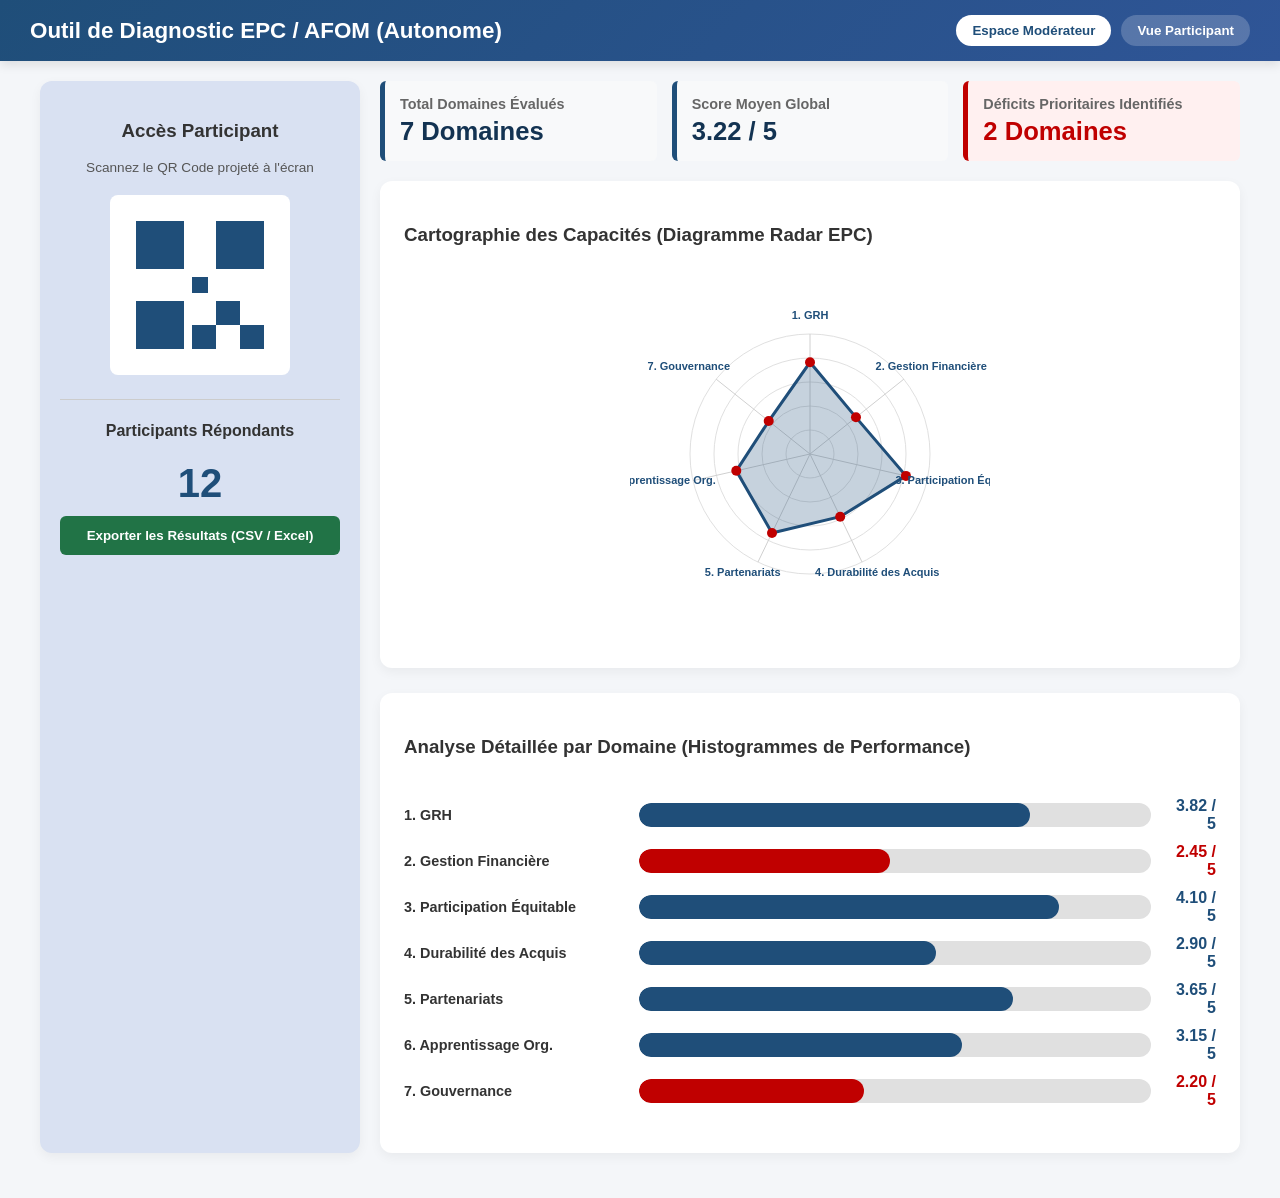
<file: Outil_EPC_gemini.html>
<!DOCTYPE html>
<html lang="fr">
<head>
    <meta charset="UTF-8">
    <meta name="viewport" content="width=device-width, initial-scale=1.0">
    <title>Outil de Diagnostic EPC / AFOM - Modérateur & Participant</title>
    <style>
        :root {
            --primary: #1f4e79;
            --primary-dark: #133352;
            --secondary: #2f5597;
            --accent: #d9e1f2;
            --danger: #c00000;
            --bg: #f4f6f9;
            --card-bg: #ffffff;
            --text: #333333;
        }

        body {
            font-family: 'Segoe UI', Tahoma, Geneva, Verdana, sans-serif;
            background-color: var(--bg);
            color: var(--text);
            margin: 0;
            padding: 0;
        }

        header {
            background: linear-gradient(135deg, var(--primary), var(--secondary));
            color: white;
            padding: 15px 30px;
            display: flex;
            justify-content: space-between;
            align-items: center;
            box-shadow: 0 4px 10px rgba(0,0,0,0.1);
        }

        header h1 {
            margin: 0;
            font-size: 1.4rem;
        }

        .nav-tabs {
            display: flex;
            gap: 10px;
        }

        .tab-btn {
            background: rgba(255,255,255,0.2);
            border: none;
            color: white;
            padding: 8px 16px;
            border-radius: 20px;
            cursor: pointer;
            font-weight: 600;
            transition: all 0.3s;
        }

        .tab-btn.active, .tab-btn:hover {
            background: white;
            color: var(--primary);
        }

        .container {
            max-width: 1200px;
            margin: 20px auto;
            padding: 0 20px;
        }

        .card {
            background: var(--card-bg);
            border-radius: 12px;
            padding: 24px;
            box-shadow: 0 4px 12px rgba(0,0,0,0.05);
            margin-bottom: 25px;
        }

        .grid-moderator {
            display: grid;
            grid-template-columns: 320px 1fr;
            gap: 20px;
        }

        .qr-section {
            text-align: center;
            background: var(--accent);
            padding: 20px;
            border-radius: 12px;
        }

        .btn-action {
            background-color: var(--primary);
            color: white;
            border: none;
            padding: 12px 20px;
            border-radius: 6px;
            font-weight: bold;
            cursor: pointer;
            width: 100%;
            margin-top: 10px;
            transition: background 0.2s;
        }

        .btn-action:hover {
            background-color: var(--primary-dark);
        }

        .btn-excel {
            background-color: #217346;
        }

        .btn-excel:hover {
            background-color: #154c2e;
        }

        .metrics-grid {
            display: grid;
            grid-template-columns: repeat(auto-fit, minmax(200px, 1fr));
            gap: 15px;
            margin-bottom: 20px;
        }

        .metric-card {
            background: #f8f9fa;
            border-left: 5px solid var(--primary);
            padding: 15px;
            border-radius: 6px;
        }

        .metric-card.deficit {
            border-left-color: var(--danger);
            background: #fff0f0;
        }

        .metric-card h4 {
            margin: 0 0 5px 0;
            font-size: 0.9rem;
            color: #666;
        }

        .metric-card .val {
            font-size: 1.6rem;
            font-weight: bold;
            color: var(--primary-dark);
        }

        .metric-card.deficit .val {
            color: var(--danger);
        }

        .chart-container {
            width: 100%;
            display: flex;
            justify-content: center;
            align-items: center;
            padding: 10px 0;
        }

        /* Forms Participant */
        .domain-title {
            background-color: var(--primary);
            color: white;
            padding: 10px 15px;
            border-radius: 6px;
            margin-top: 25px;
            font-size: 1.1rem;
        }

        .indicator-item {
            display: grid;
            grid-template-columns: 1fr auto;
            gap: 15px;
            align-items: center;
            padding: 12px 0;
            border-bottom: 1px solid #eee;
        }

        .scale-options {
            display: flex;
            gap: 12px;
        }

        .scale-options label {
            display: flex;
            flex-direction: column;
            align-items: center;
            font-size: 0.8rem;
            cursor: pointer;
        }

        .scale-options input[type="radio"] {
            margin-top: 4px;
        }

        .hidden {
            display: none !important;
        }

        .bar-row {
            display: flex;
            align-items: center;
            margin: 10px 0;
        }

        .bar-label {
            width: 220px;
            font-size: 0.9rem;
            font-weight: 600;
        }

        .bar-track {
            flex-grow: 1;
            background: #e0e0e0;
            height: 24px;
            border-radius: 12px;
            overflow: hidden;
            margin: 0 15px;
            position: relative;
        }

        .bar-fill {
            height: 100%;
            background: var(--primary);
            border-radius: 12px;
            transition: width 0.5s ease;
        }

        .bar-fill.deficit {
            background: var(--danger);
        }

        .bar-val {
            width: 50px;
            font-weight: bold;
            text-align: right;
        }
    </style>
</head>
<body>

    <header>
        <h1>Outil de Diagnostic EPC / AFOM (Autonome)</h1>
        <div class="nav-tabs">
            <button class="tab-btn active" onclick="switchTab('moderator')">Espace Modérateur</button>
            <button class="tab-btn" onclick="switchTab('participant')">Vue Participant</button>
        </div>
    </header>

    <div class="container">

        <!-- ================= ESPACE MODÉRATEUR ================= -->
        <div id="tab-moderator">
            <div class="grid-moderator">
                <!-- Panneau QR Code et Contrôle -->
                <div class="card qr-section">
                    <h3>Accès Participant</h3>
                    <p style="font-size: 0.85rem; color: #555;">Scannez le QR Code projeté à l'écran</p>

                    <!-- QR Code SVG Auto-Généré -->
                    <div id="qr-container" style="margin: 20px 0;">
                        <svg width="160" height="160" viewBox="0 0 100 100" style="background: white; padding: 10px; border-radius: 8px;">
                            <rect width="100" height="100" fill="white"/>
                            <!-- QR Pattern Mockup -->
                            <path d="M10,10 h30 v30 h-30 z M15,15 h20 v20 h-20 z M20,20 h10 v10 h-10 z" fill="#1f4e79"/>
                            <path d="M60,10 h30 v30 h-30 z M65,15 h20 v20 h-20 z M70,20 h10 v10 h-10 z" fill="#1f4e79"/>
                            <path d="M10,60 h30 v30 h-30 z M15,65 h20 v20 h-20 z M20,70 h10 v10 h-10 z" fill="#1f4e79"/>
                            <rect x="45" y="45" width="10" height="10" fill="#1f4e79"/>
                            <rect x="60" y="60" width="15" height="15" fill="#1f4e79"/>
                            <rect x="75" y="75" width="15" height="15" fill="#1f4e79"/>
                            <rect x="45" y="75" width="15" height="15" fill="#1f4e79"/>
                        </svg>
                    </div>

                    <hr style="margin: 20px 0; border: none; border-top: 1px solid #ccc;">
                    <h4>Participants Répondants</h4>
                    <div style="font-size: 2.5rem; font-weight: bold; color: var(--primary);" id="participant-count">12</div>
                    <button class="btn-action btn-excel" onclick="exportCSV()">Exporter les Résultats (CSV / Excel)</button>
                </div>

                <!-- Panneau Visualisation & Analyse Live -->
                <div>
                    <div class="metrics-grid">
                        <div class="metric-card">
                            <h4>Total Domaines Évalués</h4>
                            <div class="val">7 Domaines</div>
                        </div>
                        <div class="metric-card">
                            <h4>Score Moyen Global</h4>
                            <div class="val" id="global-score">3.22 / 5</div>
                        </div>
                        <div class="metric-card deficit">
                            <h4>Déficits Prioritaires Identifiés</h4>
                            <div class="val" id="deficit-count">2 Domaines</div>
                        </div>
                    </div>

                    <!-- Diagramme Radar SVG Autonome -->
                    <div class="card">
                        <h3>Cartographie des Capacités (Diagramme Radar EPC)</h3>
                        <div class="chart-container" id="radar-wrapper">
                            <!-- SVG Radar généré dynamiquement -->
                        </div>
                    </div>

                    <!-- Histogramme SVG Autonome -->
                    <div class="card">
                        <h3>Analyse Détaillée par Domaine (Histogrammes de Performance)</h3>
                        <div id="bar-container" style="padding: 10px 0;">
                            <!-- Bars dynamiques -->
                        </div>
                    </div>
                </div>
            </div>
        </div>

        <!-- ================= ESPACE PARTICIPANT ================= -->
        <div id="tab-participant" class="hidden">
            <div class="card">
                <h2>Diagnostic Individuel EPC / SENEVAL</h2>
                <p>Veuillez attribuer une note de 1 à 5 à chaque indicateur :</p>
                <p style="font-size:0.9rem; background: #e8f4f8; padding: 10px; border-radius: 6px;">
                    <strong>Échelle de notation :</strong> 5 = Totalement d'accord | 4 = D'accord | 3 = Neutre | 2 = Pas d'accord | 1 = Totalement en désaccord
                </p>

                <form id="epcForm" onsubmit="submitParticipantForm(event)">
                    <div style="margin-bottom: 20px;">
                        <label><strong>Nom ou Organisation du Participant :</strong></label>
                        <input type="text" required placeholder="Ex: M. Sow - Responsable Suivi-Évaluation" style="width: 100%; padding: 10px; margin-top: 5px; border: 1px solid #ccc; border-radius: 4px;">
                    </div>

                    <!-- Domaine 1 -->
                    <div class="domain-title">1. Gestion des Ressources Humaines (GRH)</div>
                    <div class="indicator-item">
                        <span>1.1 Les compétences du personnel sont régulièrement renforcées.</span>
                        <div class="scale-options">
                            <label>5 <input type="radio" name="grh1" value="5" checked></label>
                            <label>4 <input type="radio" name="grh1" value="4"></label>
                            <label>3 <input type="radio" name="grh1" value="3"></label>
                            <label>2 <input type="radio" name="grh1" value="2"></label>
                            <label>1 <input type="radio" name="grh1" value="1"></label>
                        </div>
                    </div>

                    <!-- Domaine 2 -->
                    <div class="domain-title">2. Gestion Financière (GRF)</div>
                    <div class="indicator-item">
                        <span>2.1 Les mécanismes de suivi budgétaire sont transparents.</span>
                        <div class="scale-options">
                            <label>5 <input type="radio" name="grf1" value="5"></label>
                            <label>4 <input type="radio" name="grf1" value="4"></label>
                            <label>3 <input type="radio" name="grf1" value="3" checked></label>
                            <label>2 <input type="radio" name="grf1" value="2"></label>
                            <label>1 <input type="radio" name="grf1" value="1"></label>
                        </div>
                    </div>

                    <button type="submit" class="btn-action" style="margin-top: 30px; padding: 15px;">Transmettre mes Réponses au Modérateur</button>
                </form>
            </div>
        </div>

    </div>

    <script>
        const domains = [
            { name: "1. GRH", score: 3.82 },
            { name: "2. Gestion Financière", score: 2.45 },
            { name: "3. Participation Équitable", score: 4.10 },
            { name: "4. Durabilité des Acquis", score: 2.90 },
            { name: "5. Partenariats", score: 3.65 },
            { name: "6. Apprentissage Org.", score: 3.15 },
            { name: "7. Gouvernance", score: 2.20 }
        ];

        // Rendu du Diagramme Radar en pure SVG (Sans aucune dépendance externe)
        function renderSVGRadar() {
            const size = 360;
            const center = size / 2;
            const radius = 120;
            const total = domains.length;

            let gridCircles = "";
            for (let r = 1; r <= 5; r++) {
                let rad = (radius / 5) * r;
                gridCircles += `<circle cx="${center}" cy="${center}" r="${rad}" fill="none" stroke="#e0e0e0" stroke-width="1"/>`;
            }

            let points = [];
            let labelsSVG = "";

            domains.forEach((d, i) => {
                let angle = (Math.PI * 2 / total) * i - Math.PI / 2;
                let x = center + radius * (d.score / 5) * Math.cos(angle);
                let y = center + radius * (d.score / 5) * Math.sin(angle);
                points.push(`${x},${y}`);

                // Axis line
                let ax = center + radius * Math.cos(angle);
                let ay = center + radius * Math.sin(angle);
                gridCircles += `<line x1="${center}" y1="${center}" x2="${ax}" y2="${ay}" stroke="#d0d0d0" stroke-width="1"/>`;

                // Label
                let lx = center + (radius + 35) * Math.cos(angle);
                let ly = center + (radius + 15) * Math.sin(angle);
                labelsSVG += `<text x="${lx}" y="${ly}" font-size="11" font-weight="bold" fill="#1f4e79" text-anchor="middle">${d.name}</text>`;
            });

            let polygonPoints = points.join(" ");

            let svg = `
                <svg width="${size}" height="${size}" viewBox="0 0 ${size} ${size}">
                    ${gridCircles}
                    <polygon points="${polygonPoints}" fill="rgba(31, 78, 121, 0.25)" stroke="#1f4e79" stroke-width="3"/>
                    ${points.map(p => `<circle cx="${p.split(',')[0]}" cy="${p.split(',')[1]}" r="5" fill="#c00000"/>`).join('')}
                    ${labelsSVG}
                </svg>
            `;

            document.getElementById("radar-wrapper").innerHTML = svg;
        }

        // Rendu des Histogrammes
        function renderHistogram() {
            let container = document.getElementById("bar-container");
            container.innerHTML = "";

            domains.forEach(d => {
                let isDeficit = d.score < 2.8;
                let pct = (d.score / 5) * 100;
                let row = `
                    <div class="bar-row">
                        <div class="bar-label">${d.name}</div>
                        <div class="bar-track">
                            <div class="bar-fill ${isDeficit ? 'deficit' : ''}" style="width: ${pct}%;"></div>
                        </div>
                        <div class="bar-val" style="color: ${isDeficit ? '#c00000' : '#1f4e79'};">${d.score.toFixed(2)} / 5</div>
                    </div>
                `;
                container.innerHTML += row;
            });
        }

        function switchTab(tab) {
            document.querySelectorAll('.tab-btn').forEach(btn => btn.classList.remove('active'));
            if(tab === 'moderator') {
                document.getElementById('tab-moderator').classList.remove('hidden');
                document.getElementById('tab-participant').classList.add('hidden');
                document.querySelectorAll('.tab-btn')[0].classList.add('active');
            } else {
                document.getElementById('tab-moderator').classList.add('hidden');
                document.getElementById('tab-participant').classList.remove('hidden');
                document.querySelectorAll('.tab-btn')[1].classList.add('active');
            }
        }

        function submitParticipantForm(e) {
            e.preventDefault();
            alert("Réponses bien enregistrées !");
            switchTab('moderator');
        }

        function exportCSV() {
            let csvContent = "data:text/csv;charset=utf-8,Domaine,Score Moyen / 5,Statut\n";
            domains.forEach(d => {
                let status = d.score < 2.8 ? "DEFICIT PRIORITAIRE" : "Satisfaisant";
                csvContent += `"${d.name}",${d.score},"${status}"\n`;
            });
            let encodedUri = encodeURI(csvContent);
            let link = document.createElement("a");
            link.setAttribute("href", encodedUri);
            link.setAttribute("download", "Analyse_EPC_Atelier.csv");
            document.body.appendChild(link);
            link.click();
        }

        // Initialisation
        window.onload = function() {
            renderSVGRadar();
            renderHistogram();
        };
    </script>
</body>
</html>
</file>
